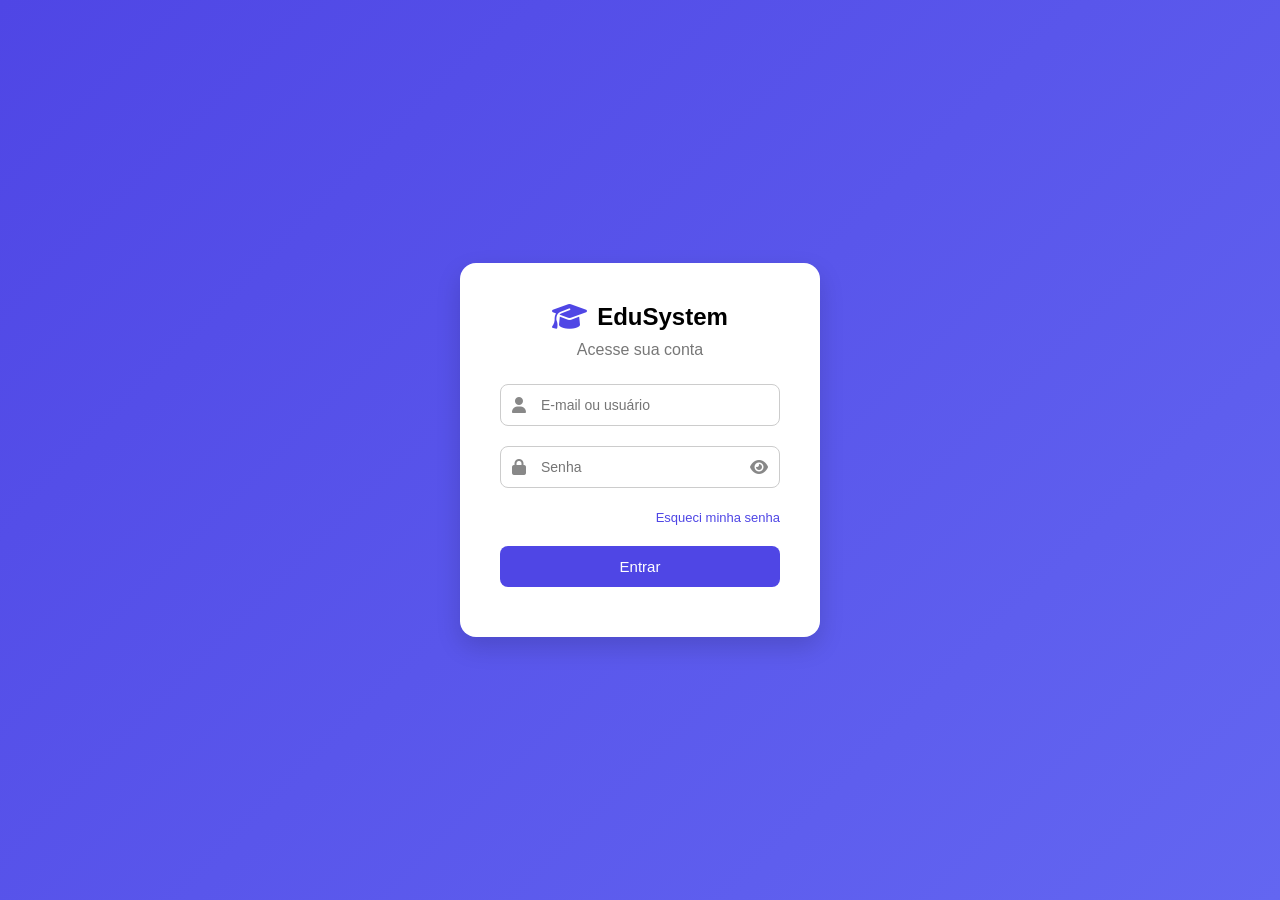
<file: frontend/templates/login.html>
<!DOCTYPE html>
<html lang="pt-BR">
<head>
<meta charset="UTF-8">
<meta name="viewport" content="width=device-width, initial-scale=1.0">

<title>EduSystem</title>

<link rel="stylesheet" href="../src/styles/login.css">

<!-- Biblioteca de ícones -->
<link rel="stylesheet" href="https://cdnjs.cloudflare.com/ajax/libs/font-awesome/6.5.0/css/all.min.css">

</head>

<body>

<!-- Container principal que centraliza o card -->
<div class="login-container">

    <!-- Card de login -->
    <div class="login-card">

        <!-- Logo -->
        <div class="logo">
            <i class="fa-solid fa-graduation-cap"></i>
            <h2>EduSystem</h2>
        </div>

        <p class="subtitle">Acesse sua conta</p>

        <!-- Formulário -->
        <form id="loginForm">

            <!-- Campo de usuário/email -->
            <div class="input-group">

                <i class="fa-solid fa-user"></i>

                <input 
                type="text" 
                id="email"
                placeholder="E-mail ou usuário"
                required>

            </div>

            <!-- Campo de senha -->
            <div class="input-group">

                <i class="fa-solid fa-lock"></i>

                <input 
                type="password"
                id="senha"
                placeholder="Senha"
                required>

                <!-- Botão mostrar senha -->
                <i class="fa-solid fa-eye toggle-password" id="toggleSenha"></i>

            </div>

            <!-- Link esqueci senha -->
            <div class="forgot">
                <a href="#">Esqueci minha senha</a>
            </div>

            <!-- Botão login -->
            <button type="submit" class="login-btn">
                Entrar
            </button>

            <!-- Mensagem de erro -->
            <p id="erroLogin" class="error-message"></p>

        </form>

    </div>

</div>

<script src="../src/scripts/login.js"></script>

</body>
</html>
</file>
<file: frontend/src/styles/login.css>
/* Reset básico */

*{
margin:0;
padding:0;
box-sizing:border-box;
font-family:Arial, Helvetica, sans-serif;
}

/* Fundo da página */

body{

height:100vh;

display:flex;
justify-content:center;
align-items:center;

background:linear-gradient(135deg,#4f46e5,#6366f1);

}

/* Container */

.login-container{
width:100%;
max-width:400px;
padding:20px;
}

/* Card */

.login-card{

background:white;

padding:40px;

border-radius:16px;

box-shadow:0 10px 25px rgba(0,0,0,0.15);

}

/* Logo */

.logo{

display:flex;
align-items:center;
justify-content:center;
gap:10px;

margin-bottom:10px;

}

.logo i{

font-size:28px;
color:#4f46e5;

}

.subtitle{

text-align:center;
color:#777;

margin-bottom:25px;

}

/* Inputs */

.input-group{

position:relative;

margin-bottom:20px;

}

.input-group input{

width:100%;

padding:12px 40px;

border-radius:8px;

border:1px solid #ccc;

font-size:14px;

}

/* Ícone da esquerda */

.input-group i:first-child{

position:absolute;

left:12px;

top:50%;

transform:translateY(-50%);

color:#888;

}

/* Ícone mostrar senha */

.toggle-password{

position:absolute;

right:12px;

top:50%;

transform:translateY(-50%);

cursor:pointer;

color:#888;

}

/* Link esqueceu senha */

.forgot{

text-align:right;

margin-bottom:20px;

}

.forgot a{

font-size:13px;

text-decoration:none;

color:#4f46e5;

}

/* Botão login */

.login-btn{

width:100%;

padding:12px;

border:none;

border-radius:8px;

background:#4f46e5;

color:white;

font-size:15px;

cursor:pointer;

transition:0.3s;

}

.login-btn:hover{

background:#4338ca;

}

/* Mensagem de erro */

.error-message{

color:red;

font-size:13px;

margin-top:10px;

text-align:center;

}
</file>
